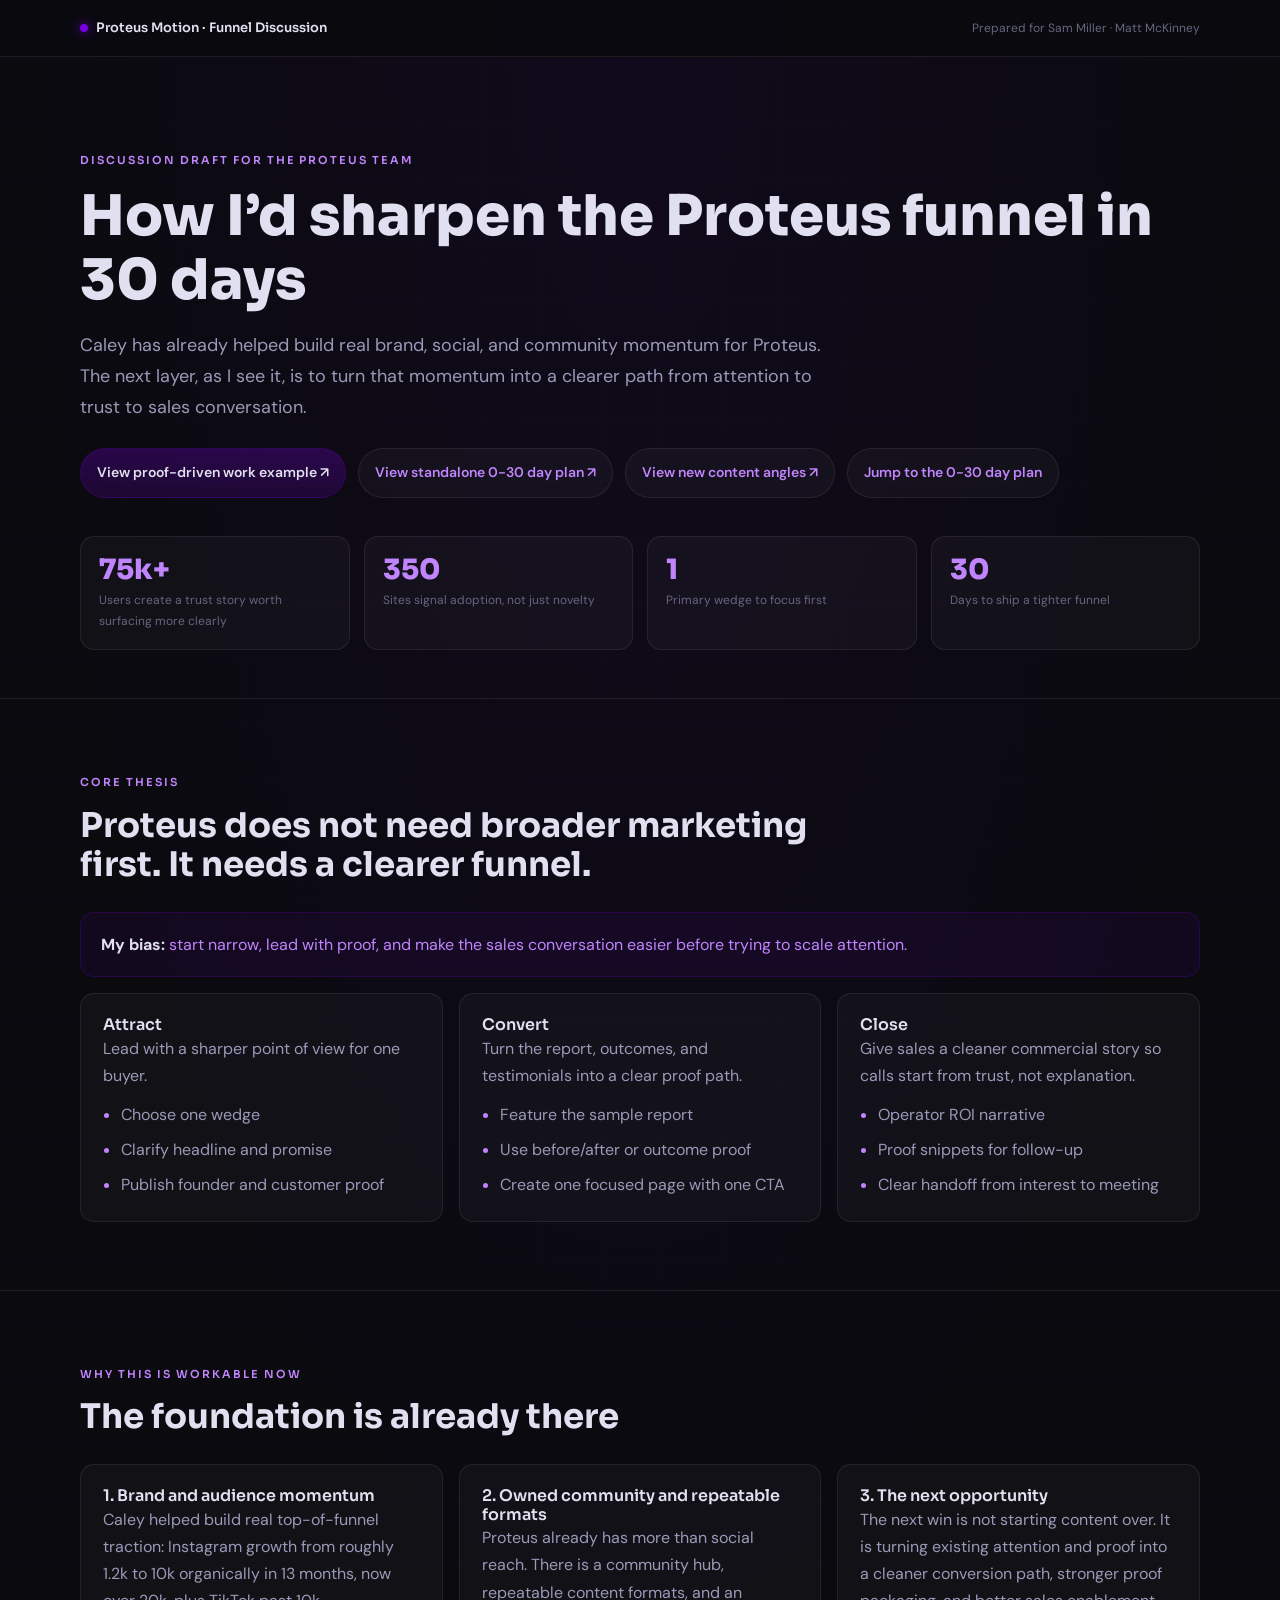
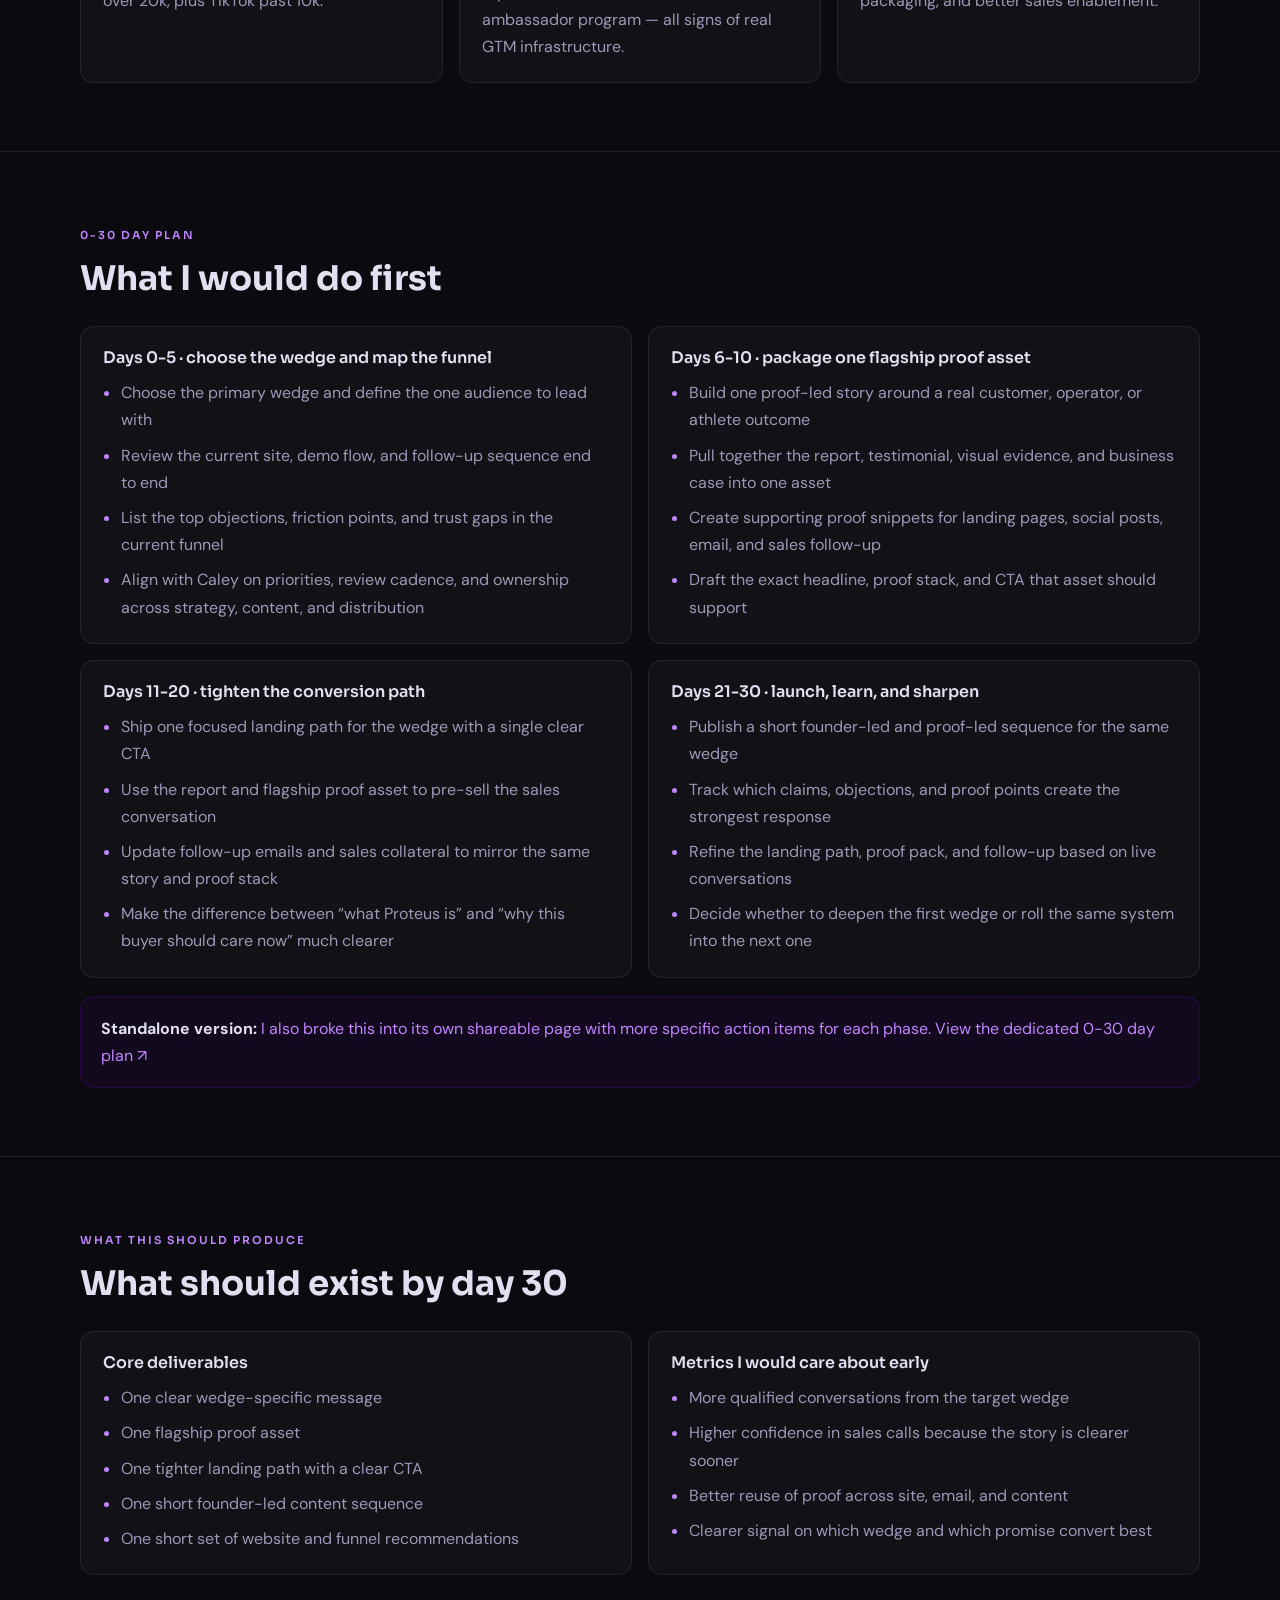
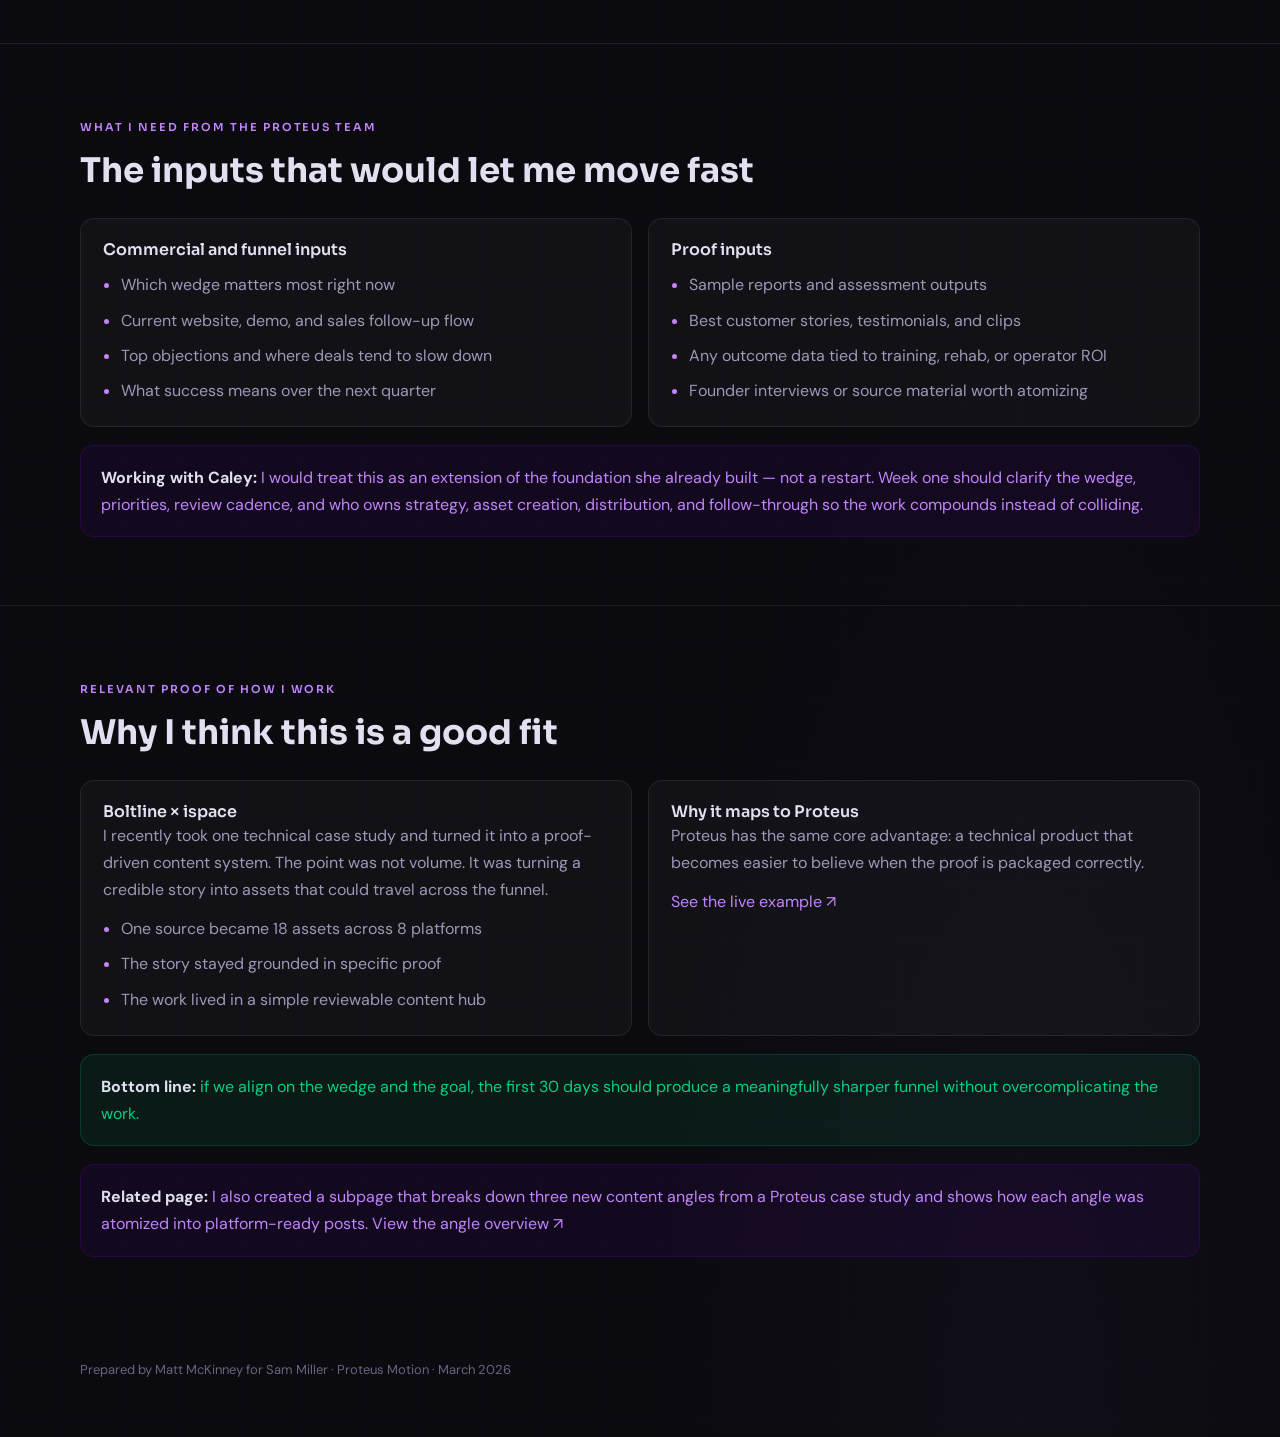
<file: index.html>
<!DOCTYPE html>
<html lang="en">
<head>
  <meta charset="UTF-8" />
  <meta name="viewport" content="width=device-width, initial-scale=1.0" />
  <title>Proteus Motion Funnel Plan · Matt McKinney</title>
  <meta name="description" content="A concise discussion draft for the Proteus team focused on funnel growth, proof packaging, and a practical day 0-30 action plan." />
  <link rel="icon" href="data:image/svg+xml,%3Csvg xmlns='http://www.w3.org/2000/svg' viewBox='0 0 100 100'%3E%3Ccircle cx='50' cy='50' r='44' fill='%237a00df'/%3E%3C/svg%3E" />
  <link rel="preconnect" href="https://fonts.googleapis.com" />
  <link rel="preconnect" href="https://fonts.gstatic.com" crossorigin />
  <link href="https://fonts.googleapis.com/css2?family=Sora:wght@300;400;500;600;700;800&family=DM+Sans:wght@300;400;500;600;700&display=swap" rel="stylesheet" />
  <link rel="stylesheet" href="styles.css" />
</head>
<body>
  <nav class="nav">
    <div class="container nav-inner">
      <div class="nav-logo"><span class="dot"></span> Proteus Motion · Funnel Discussion</div>
      <div class="nav-note">Prepared for Sam Miller · Matt McKinney</div>
    </div>
  </nav>

  <header class="hero">
    <div class="container">
      <div class="eyebrow">Discussion draft for the Proteus team</div>
      <h1>How I’d sharpen the Proteus funnel in 30 days</h1>
      <p class="sub">Caley has already helped build real brand, social, and community momentum for Proteus. The next layer, as I see it, is to turn that momentum into a clearer path from attention to trust to sales conversation.</p>

      <div class="hero-actions">
        <a class="btn primary" href="https://robroyhobbs.github.io/ispace-boltline-content-hub/" target="_blank" rel="noreferrer">View proof-driven work example ↗</a>
        <a class="btn secondary" href="plan.html">View standalone 0-30 day plan ↗</a>
        <a class="btn secondary" href="angles.html">View new content angles ↗</a>
        <a class="btn secondary" href="#plan">Jump to the 0-30 day plan</a>
      </div>

      <div class="stats">
        <div class="stat">
          <div class="stat-value">75k+</div>
          <div class="stat-label">Users create a trust story worth surfacing more clearly</div>
        </div>
        <div class="stat">
          <div class="stat-value">350</div>
          <div class="stat-label">Sites signal adoption, not just novelty</div>
        </div>
        <div class="stat">
          <div class="stat-value">1</div>
          <div class="stat-label">Primary wedge to focus first</div>
        </div>
        <div class="stat">
          <div class="stat-value">30</div>
          <div class="stat-label">Days to ship a tighter funnel</div>
        </div>
      </div>
    </div>
  </header>

  <section class="section" id="thesis">
    <div class="container">
      <div class="section-header">
        <div class="eyebrow">Core thesis</div>
        <h2>Proteus does not need broader marketing first. It needs a clearer funnel.</h2>
      </div>

      <div class="callout">
        <p><strong>My bias:</strong> start narrow, lead with proof, and make the sales conversation easier before trying to scale attention.</p>
      </div>

      <div class="grid three" style="margin-top:16px;">
        <div class="card">
          <h3>Attract</h3>
          <p>Lead with a sharper point of view for one buyer.</p>
          <ul class="checklist">
            <li>Choose one wedge</li>
            <li>Clarify headline and promise</li>
            <li>Publish founder and customer proof</li>
          </ul>
        </div>
        <div class="card">
          <h3>Convert</h3>
          <p>Turn the report, outcomes, and testimonials into a clear proof path.</p>
          <ul class="checklist">
            <li>Feature the sample report</li>
            <li>Use before/after or outcome proof</li>
            <li>Create one focused page with one CTA</li>
          </ul>
        </div>
        <div class="card">
          <h3>Close</h3>
          <p>Give sales a cleaner commercial story so calls start from trust, not explanation.</p>
          <ul class="checklist">
            <li>Operator ROI narrative</li>
            <li>Proof snippets for follow-up</li>
            <li>Clear handoff from interest to meeting</li>
          </ul>
        </div>
      </div>
    </div>
  </section>

  <section class="section" id="why-now">
    <div class="container">
      <div class="section-header">
        <div class="eyebrow">Why this is workable now</div>
        <h2>The foundation is already there</h2>
      </div>

      <div class="grid three">
        <div class="card">
          <h3>1. Brand and audience momentum</h3>
          <p>Caley helped build real top-of-funnel traction: Instagram growth from roughly 1.2k to 10k organically in 13 months, now over 20k, plus TikTok past 10k.</p>
        </div>
        <div class="card">
          <h3>2. Owned community and repeatable formats</h3>
          <p>Proteus already has more than social reach. There is a community hub, repeatable content formats, and an ambassador program — all signs of real GTM infrastructure.</p>
        </div>
        <div class="card">
          <h3>3. The next opportunity</h3>
          <p>The next win is not starting content over. It is turning existing attention and proof into a cleaner conversion path, stronger proof packaging, and better sales enablement.</p>
        </div>
      </div>
    </div>
  </section>

  <section class="section" id="plan">
    <div class="container">
      <div class="section-header">
        <div class="eyebrow">0-30 day plan</div>
        <h2>What I would do first</h2>
      </div>

      <div class="grid two">
        <div class="card">
          <h3>Days 0-5 · choose the wedge and map the funnel</h3>
          <ul class="checklist">
            <li>Choose the primary wedge and define the one audience to lead with</li>
            <li>Review the current site, demo flow, and follow-up sequence end to end</li>
            <li>List the top objections, friction points, and trust gaps in the current funnel</li>
            <li>Align with Caley on priorities, review cadence, and ownership across strategy, content, and distribution</li>
          </ul>
        </div>
        <div class="card">
          <h3>Days 6-10 · package one flagship proof asset</h3>
          <ul class="checklist">
            <li>Build one proof-led story around a real customer, operator, or athlete outcome</li>
            <li>Pull together the report, testimonial, visual evidence, and business case into one asset</li>
            <li>Create supporting proof snippets for landing pages, social posts, email, and sales follow-up</li>
            <li>Draft the exact headline, proof stack, and CTA that asset should support</li>
          </ul>
        </div>
        <div class="card">
          <h3>Days 11-20 · tighten the conversion path</h3>
          <ul class="checklist">
            <li>Ship one focused landing path for the wedge with a single clear CTA</li>
            <li>Use the report and flagship proof asset to pre-sell the sales conversation</li>
            <li>Update follow-up emails and sales collateral to mirror the same story and proof stack</li>
            <li>Make the difference between “what Proteus is” and “why this buyer should care now” much clearer</li>
          </ul>
        </div>
        <div class="card">
          <h3>Days 21-30 · launch, learn, and sharpen</h3>
          <ul class="checklist">
            <li>Publish a short founder-led and proof-led sequence for the same wedge</li>
            <li>Track which claims, objections, and proof points create the strongest response</li>
            <li>Refine the landing path, proof pack, and follow-up based on live conversations</li>
            <li>Decide whether to deepen the first wedge or roll the same system into the next one</li>
          </ul>
        </div>
      </div>

      <div class="callout" style="margin-top: 18px;">
        <p><strong>Standalone version:</strong> I also broke this into its own shareable page with more specific action items for each phase. <a href="plan.html">View the dedicated 0-30 day plan ↗</a></p>
      </div>
    </div>
  </section>

  <section class="section" id="deliverables">
    <div class="container">
      <div class="section-header">
        <div class="eyebrow">What this should produce</div>
        <h2>What should exist by day 30</h2>
      </div>

      <div class="grid two">
        <div class="card">
          <h3>Core deliverables</h3>
          <ul class="checklist">
            <li>One clear wedge-specific message</li>
            <li>One flagship proof asset</li>
            <li>One tighter landing path with a clear CTA</li>
            <li>One short founder-led content sequence</li>
            <li>One short set of website and funnel recommendations</li>
          </ul>
        </div>
        <div class="card">
          <h3>Metrics I would care about early</h3>
          <ul class="checklist">
            <li>More qualified conversations from the target wedge</li>
            <li>Higher confidence in sales calls because the story is clearer sooner</li>
            <li>Better reuse of proof across site, email, and content</li>
            <li>Clearer signal on which wedge and which promise convert best</li>
          </ul>
        </div>
      </div>
    </div>
  </section>

  <section class="section" id="needs">
    <div class="container">
      <div class="section-header">
        <div class="eyebrow">What I need from the Proteus team</div>
        <h2>The inputs that would let me move fast</h2>
      </div>

      <div class="grid two">
        <div class="card">
          <h3>Commercial and funnel inputs</h3>
          <ul class="checklist">
            <li>Which wedge matters most right now</li>
            <li>Current website, demo, and sales follow-up flow</li>
            <li>Top objections and where deals tend to slow down</li>
            <li>What success means over the next quarter</li>
          </ul>
        </div>
        <div class="card">
          <h3>Proof inputs</h3>
          <ul class="checklist">
            <li>Sample reports and assessment outputs</li>
            <li>Best customer stories, testimonials, and clips</li>
            <li>Any outcome data tied to training, rehab, or operator ROI</li>
            <li>Founder interviews or source material worth atomizing</li>
          </ul>
        </div>
      </div>

      <div class="callout" style="margin-top: 18px;">
        <p><strong>Working with Caley:</strong> I would treat this as an extension of the foundation she already built — not a restart. Week one should clarify the wedge, priorities, review cadence, and who owns strategy, asset creation, distribution, and follow-through so the work compounds instead of colliding.</p>
      </div>
    </div>
  </section>

  <section class="section" id="proof">
    <div class="container">
      <div class="section-header">
        <div class="eyebrow">Relevant proof of how I work</div>
        <h2>Why I think this is a good fit</h2>
      </div>

      <div class="grid two">
        <div class="card">
          <h3>Boltline × ispace</h3>
          <p>I recently took one technical case study and turned it into a proof-driven content system. The point was not volume. It was turning a credible story into assets that could travel across the funnel.</p>
          <ul class="checklist">
            <li>One source became 18 assets across 8 platforms</li>
            <li>The story stayed grounded in specific proof</li>
            <li>The work lived in a simple reviewable content hub</li>
          </ul>
        </div>
        <div class="card">
          <h3>Why it maps to Proteus</h3>
          <p>Proteus has the same core advantage: a technical product that becomes easier to believe when the proof is packaged correctly.</p>
          <p class="meta"><a href="https://robroyhobbs.github.io/ispace-boltline-content-hub/" target="_blank" rel="noreferrer">See the live example ↗</a></p>
        </div>
      </div>

      <div class="callout green" style="margin-top: 18px;">
        <p><strong>Bottom line:</strong> if we align on the wedge and the goal, the first 30 days should produce a meaningfully sharper funnel without overcomplicating the work.</p>
      </div>

      <div class="callout" style="margin-top: 18px;">
        <p><strong>Related page:</strong> I also created a subpage that breaks down three new content angles from a Proteus case study and shows how each angle was atomized into platform-ready posts. <a href="angles.html">View the angle overview ↗</a></p>
      </div>
    </div>
  </section>

  <footer class="footer">
    <div class="container">
      Prepared by Matt McKinney for Sam Miller · Proteus Motion · March 2026
    </div>
  </footer>
</body>
</html>
</file>
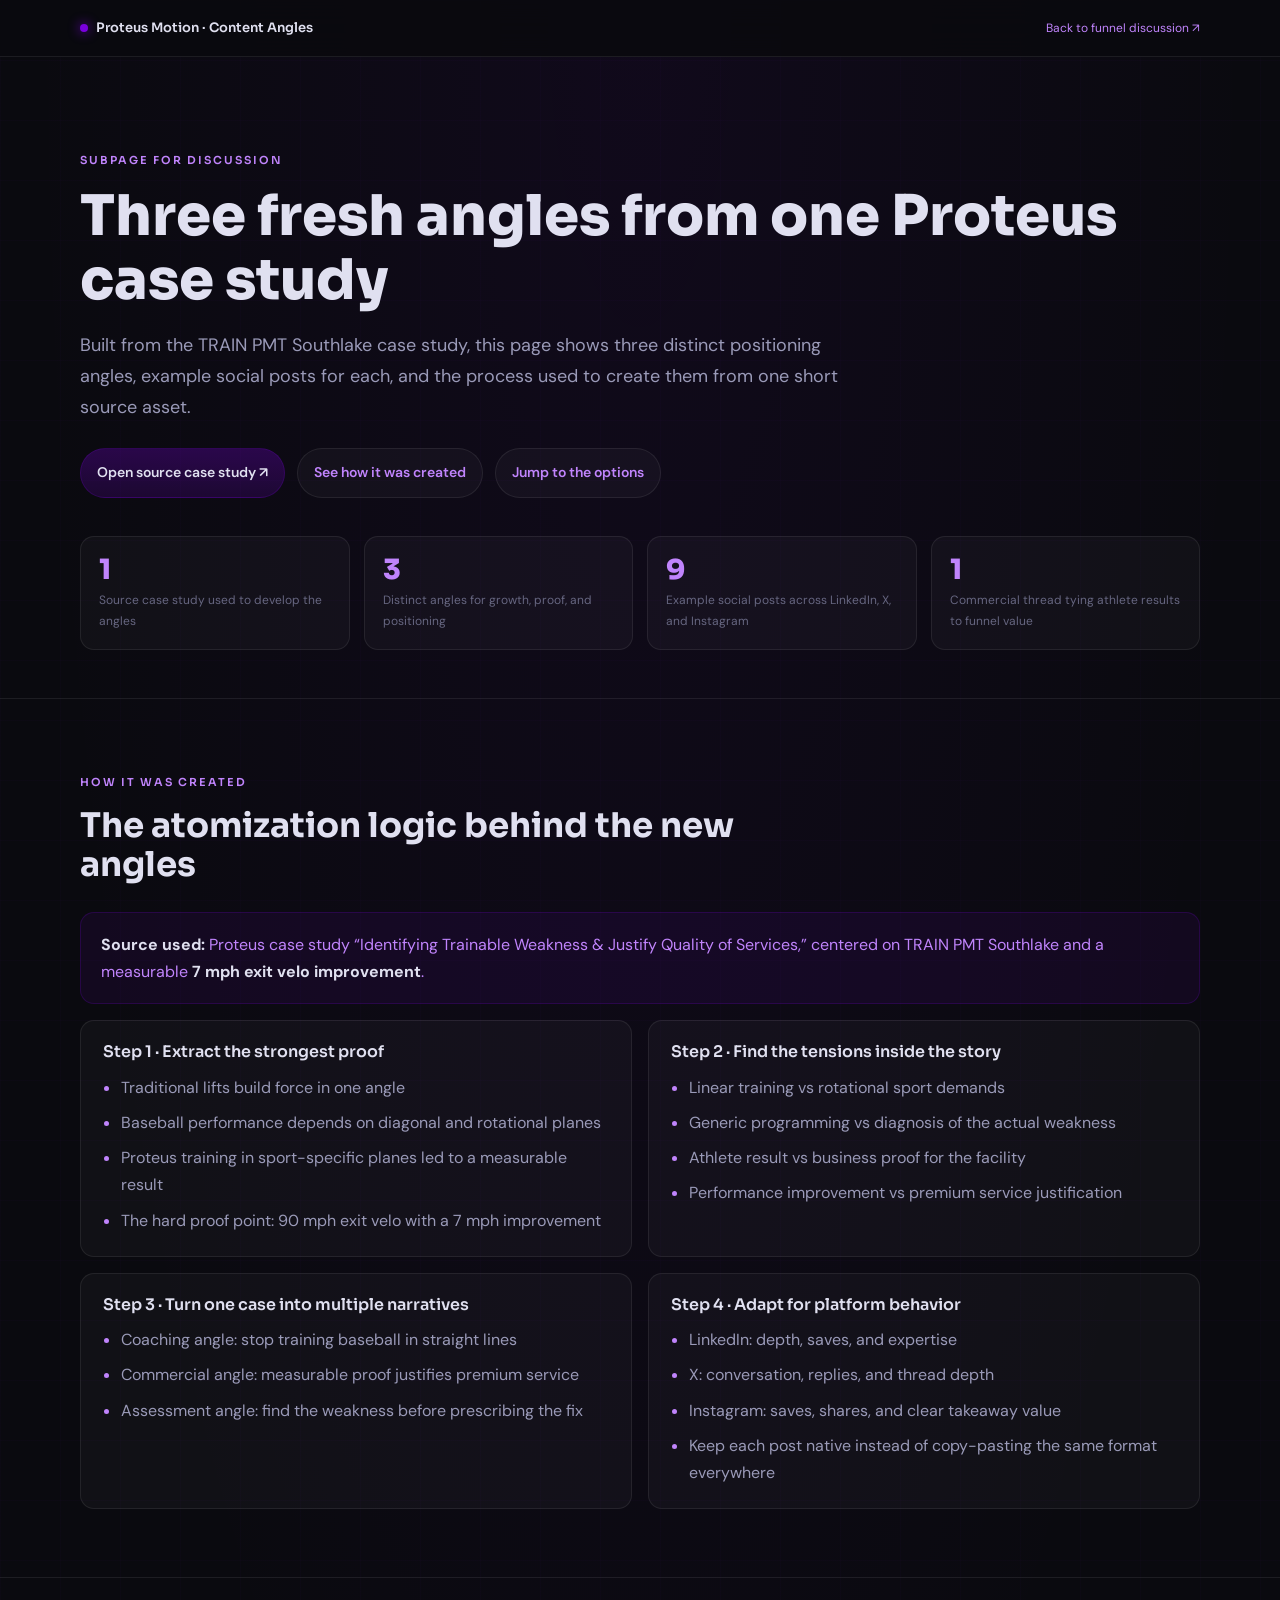
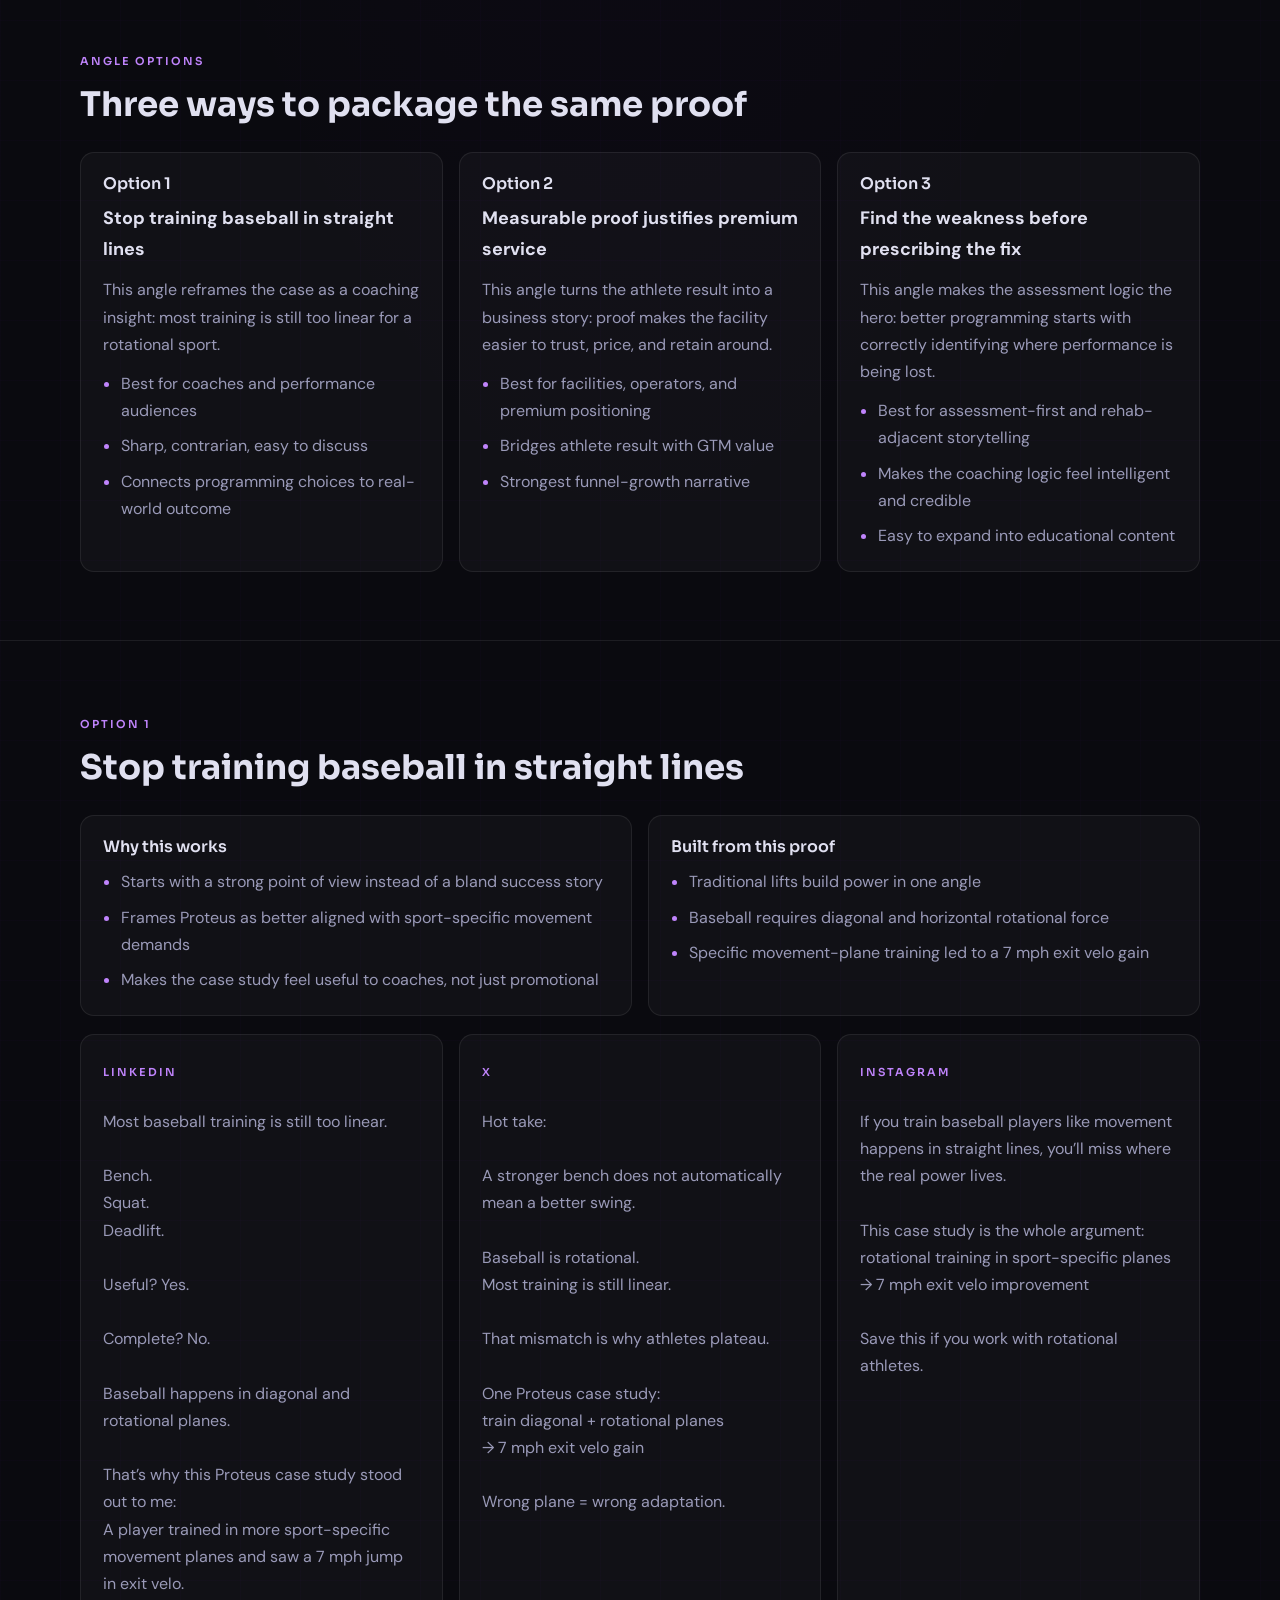
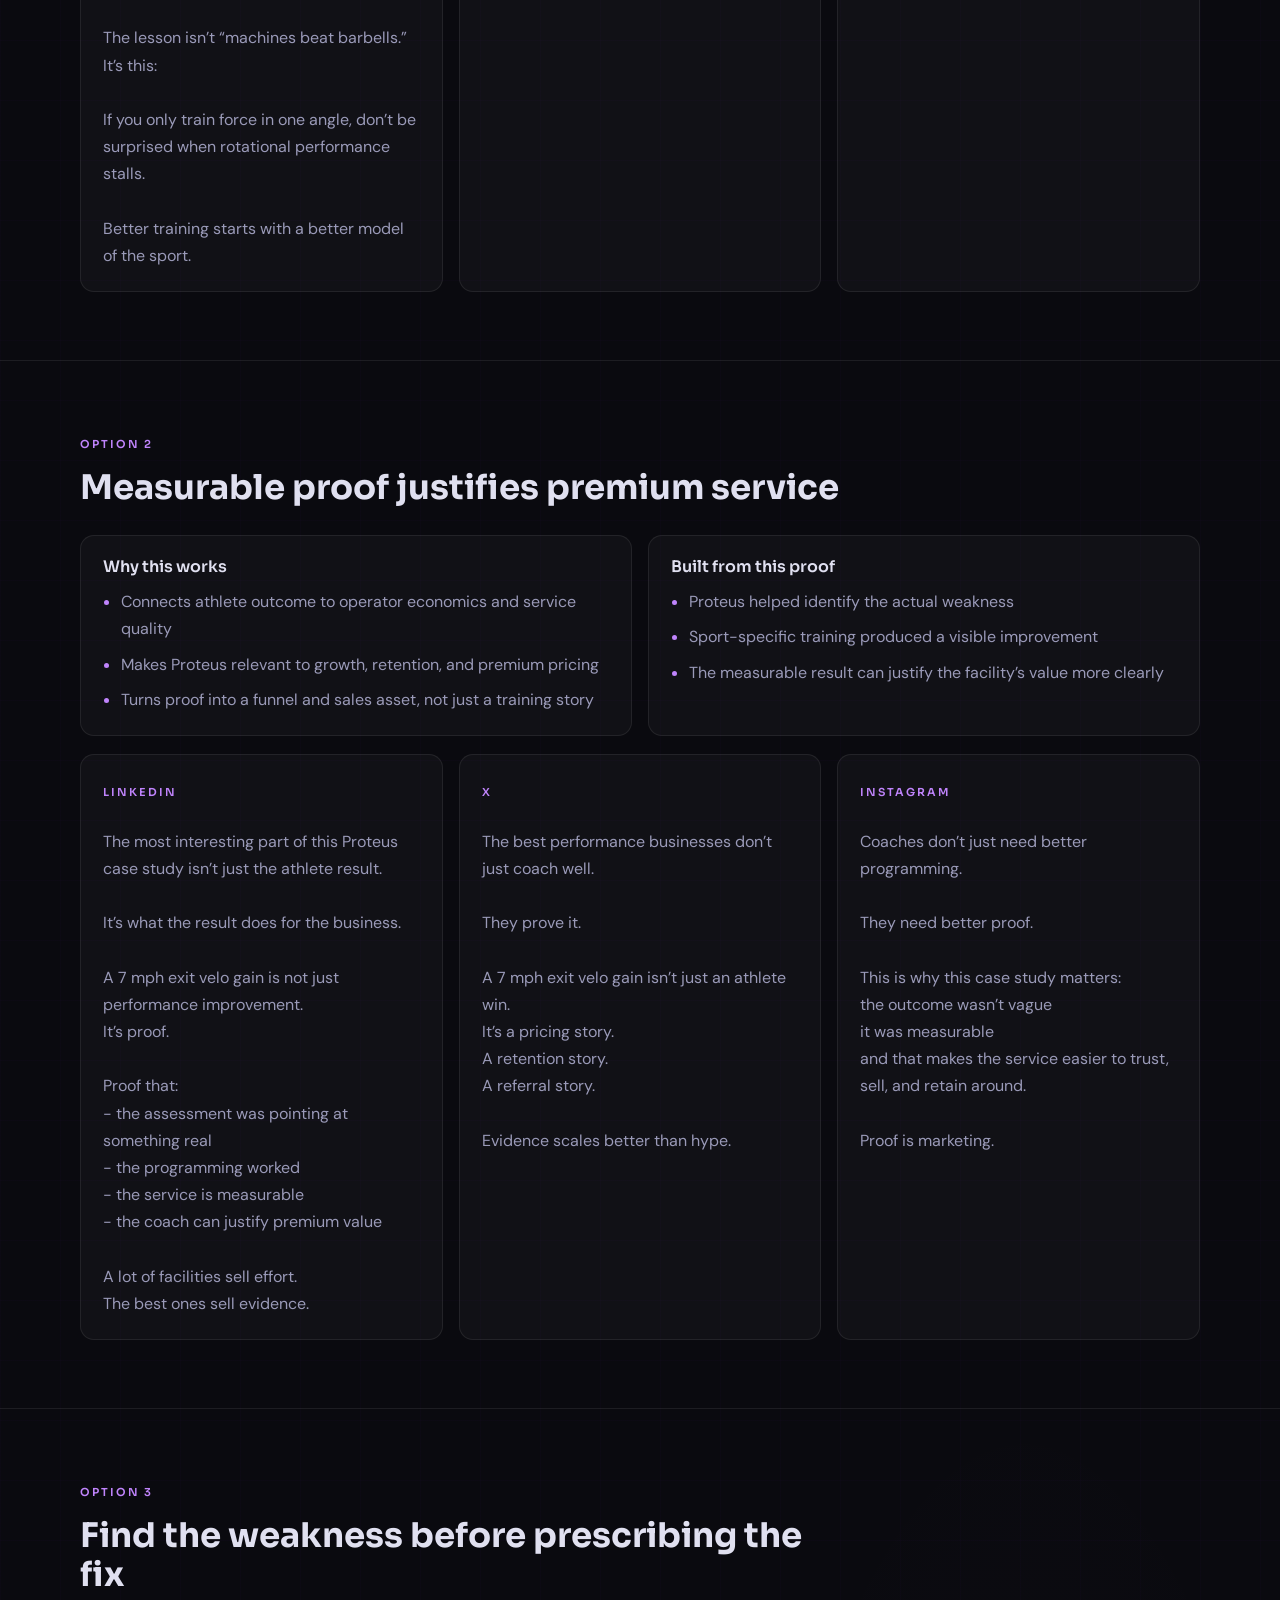
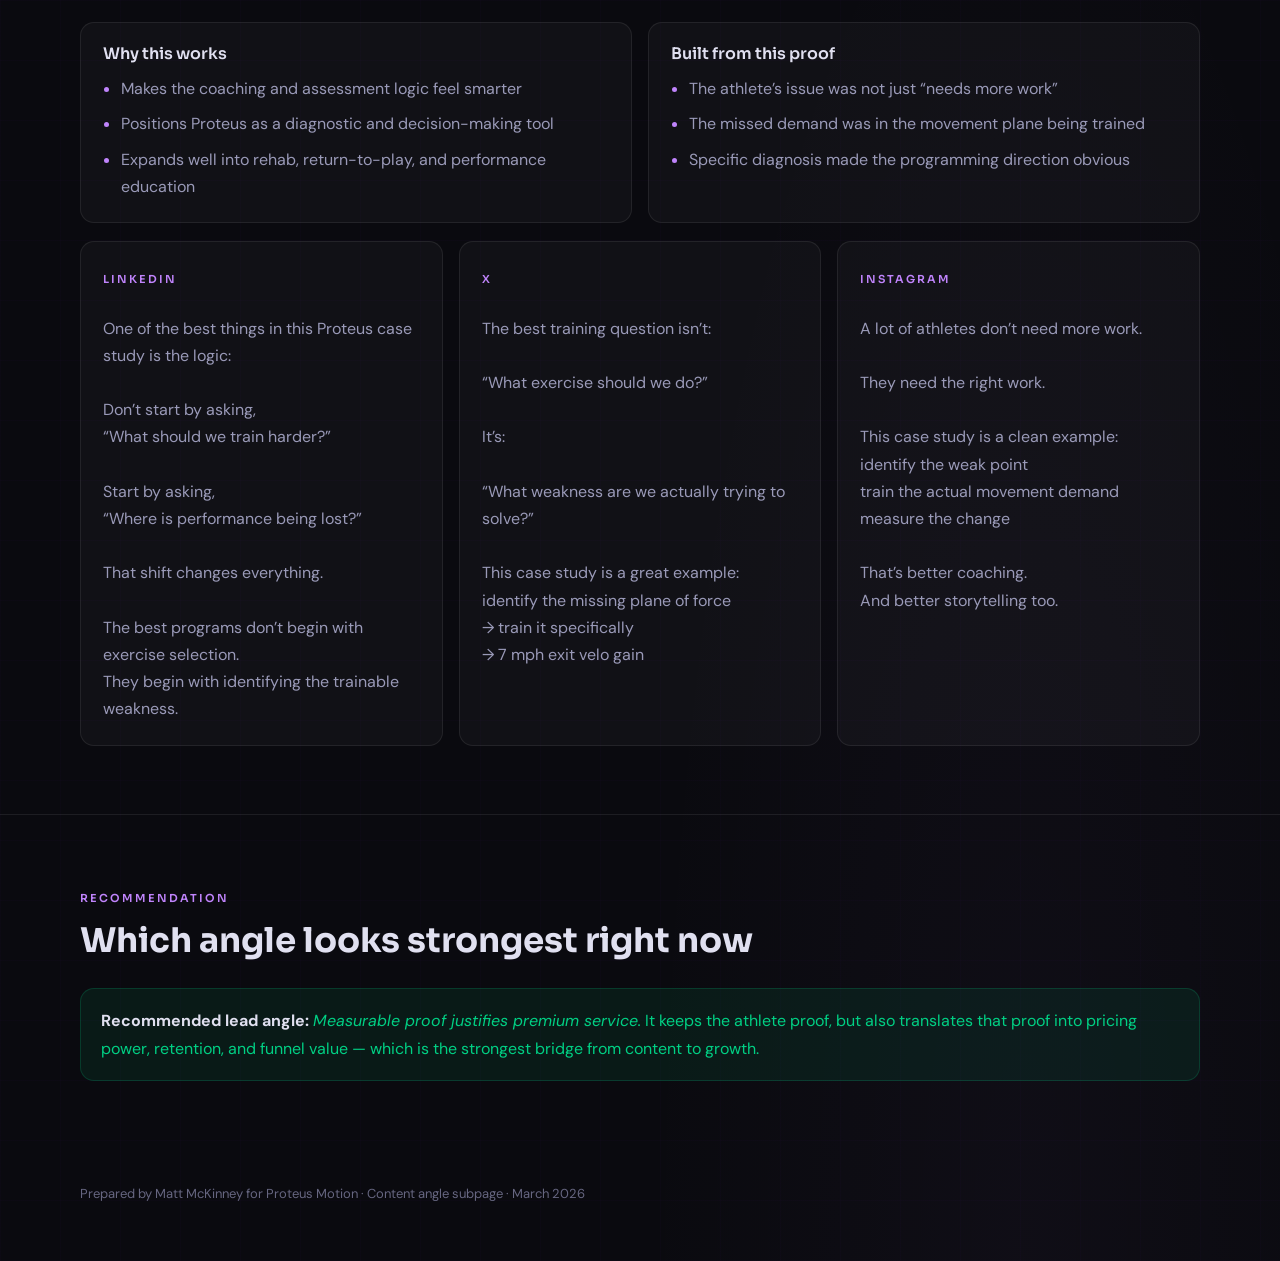
<file: angles.html>
<!DOCTYPE html>
<html lang="en">
<head>
  <meta charset="UTF-8" />
  <meta name="viewport" content="width=device-width, initial-scale=1.0" />
  <title>Proteus Motion Content Angles · Matt McKinney</title>
  <meta name="description" content="A Proteus Motion subpage outlining three fresh content angles derived from a short case study, with social post examples and the atomization process behind them." />
  <link rel="icon" href="data:image/svg+xml,%3Csvg xmlns='http://www.w3.org/2000/svg' viewBox='0 0 100 100'%3E%3Ccircle cx='50' cy='50' r='44' fill='%237a00df'/%3E%3C/svg%3E" />
  <link rel="preconnect" href="https://fonts.googleapis.com" />
  <link rel="preconnect" href="https://fonts.gstatic.com" crossorigin />
  <link href="https://fonts.googleapis.com/css2?family=Sora:wght@300;400;500;600;700;800&family=DM+Sans:wght@300;400;500;600;700&display=swap" rel="stylesheet" />
  <link rel="stylesheet" href="styles.css" />
</head>
<body>
  <nav class="nav">
    <div class="container nav-inner">
      <div class="nav-logo"><span class="dot"></span> Proteus Motion · Content Angles</div>
      <div class="nav-note"><a href="index.html">Back to funnel discussion ↗</a></div>
    </div>
  </nav>

  <header class="hero">
    <div class="container">
      <div class="eyebrow">Subpage for discussion</div>
      <h1>Three fresh angles from one Proteus case study</h1>
      <p class="sub">Built from the TRAIN PMT Southlake case study, this page shows three distinct positioning angles, example social posts for each, and the process used to create them from one short source asset.</p>

      <div class="hero-actions">
        <a class="btn primary" href="https://proteusmotion.com/case-studies/#identifying-trainable-weakness-justify-quality-of-services" target="_blank" rel="noreferrer">Open source case study ↗</a>
        <a class="btn secondary" href="#process">See how it was created</a>
        <a class="btn secondary" href="#angles">Jump to the options</a>
      </div>

      <div class="stats">
        <div class="stat">
          <div class="stat-value">1</div>
          <div class="stat-label">Source case study used to develop the angles</div>
        </div>
        <div class="stat">
          <div class="stat-value">3</div>
          <div class="stat-label">Distinct angles for growth, proof, and positioning</div>
        </div>
        <div class="stat">
          <div class="stat-value">9</div>
          <div class="stat-label">Example social posts across LinkedIn, X, and Instagram</div>
        </div>
        <div class="stat">
          <div class="stat-value">1</div>
          <div class="stat-label">Commercial thread tying athlete results to funnel value</div>
        </div>
      </div>
    </div>
  </header>

  <section class="section" id="process">
    <div class="container">
      <div class="section-header">
        <div class="eyebrow">How it was created</div>
        <h2>The atomization logic behind the new angles</h2>
      </div>

      <div class="callout">
        <p><strong>Source used:</strong> Proteus case study “Identifying Trainable Weakness &amp; Justify Quality of Services,” centered on TRAIN PMT Southlake and a measurable <strong>7 mph exit velo improvement</strong>.</p>
      </div>

      <div class="grid two" style="margin-top: 16px;">
        <div class="card">
          <h3>Step 1 · Extract the strongest proof</h3>
          <ul class="checklist">
            <li>Traditional lifts build force in one angle</li>
            <li>Baseball performance depends on diagonal and rotational planes</li>
            <li>Proteus training in sport-specific planes led to a measurable result</li>
            <li>The hard proof point: 90 mph exit velo with a 7 mph improvement</li>
          </ul>
        </div>
        <div class="card">
          <h3>Step 2 · Find the tensions inside the story</h3>
          <ul class="checklist">
            <li>Linear training vs rotational sport demands</li>
            <li>Generic programming vs diagnosis of the actual weakness</li>
            <li>Athlete result vs business proof for the facility</li>
            <li>Performance improvement vs premium service justification</li>
          </ul>
        </div>
        <div class="card">
          <h3>Step 3 · Turn one case into multiple narratives</h3>
          <ul class="checklist">
            <li>Coaching angle: stop training baseball in straight lines</li>
            <li>Commercial angle: measurable proof justifies premium service</li>
            <li>Assessment angle: find the weakness before prescribing the fix</li>
          </ul>
        </div>
        <div class="card">
          <h3>Step 4 · Adapt for platform behavior</h3>
          <ul class="checklist">
            <li>LinkedIn: depth, saves, and expertise</li>
            <li>X: conversation, replies, and thread depth</li>
            <li>Instagram: saves, shares, and clear takeaway value</li>
            <li>Keep each post native instead of copy-pasting the same format everywhere</li>
          </ul>
        </div>
      </div>
    </div>
  </section>

  <section class="section" id="angles">
    <div class="container">
      <div class="section-header">
        <div class="eyebrow">Angle options</div>
        <h2>Three ways to package the same proof</h2>
      </div>

      <div class="grid three">
        <div class="card">
          <h3>Option 1</h3>
          <p class="option-title">Stop training baseball in straight lines</p>
          <p>This angle reframes the case as a coaching insight: most training is still too linear for a rotational sport.</p>
          <ul class="checklist">
            <li>Best for coaches and performance audiences</li>
            <li>Sharp, contrarian, easy to discuss</li>
            <li>Connects programming choices to real-world outcome</li>
          </ul>
        </div>
        <div class="card">
          <h3>Option 2</h3>
          <p class="option-title">Measurable proof justifies premium service</p>
          <p>This angle turns the athlete result into a business story: proof makes the facility easier to trust, price, and retain around.</p>
          <ul class="checklist">
            <li>Best for facilities, operators, and premium positioning</li>
            <li>Bridges athlete result with GTM value</li>
            <li>Strongest funnel-growth narrative</li>
          </ul>
        </div>
        <div class="card">
          <h3>Option 3</h3>
          <p class="option-title">Find the weakness before prescribing the fix</p>
          <p>This angle makes the assessment logic the hero: better programming starts with correctly identifying where performance is being lost.</p>
          <ul class="checklist">
            <li>Best for assessment-first and rehab-adjacent storytelling</li>
            <li>Makes the coaching logic feel intelligent and credible</li>
            <li>Easy to expand into educational content</li>
          </ul>
        </div>
      </div>
    </div>
  </section>

  <section class="section" id="option-1">
    <div class="container">
      <div class="section-header">
        <div class="eyebrow">Option 1</div>
        <h2>Stop training baseball in straight lines</h2>
      </div>

      <div class="grid two">
        <div class="card">
          <h3>Why this works</h3>
          <ul class="checklist">
            <li>Starts with a strong point of view instead of a bland success story</li>
            <li>Frames Proteus as better aligned with sport-specific movement demands</li>
            <li>Makes the case study feel useful to coaches, not just promotional</li>
          </ul>
        </div>
        <div class="card">
          <h3>Built from this proof</h3>
          <ul class="checklist">
            <li>Traditional lifts build power in one angle</li>
            <li>Baseball requires diagonal and horizontal rotational force</li>
            <li>Specific movement-plane training led to a 7 mph exit velo gain</li>
          </ul>
        </div>
      </div>

      <div class="post-grid">
        <div class="post-card">
          <div class="eyebrow">LinkedIn</div>
          <pre class="copy">Most baseball training is still too linear.

Bench.
Squat.
Deadlift.

Useful? Yes.

Complete? No.

Baseball happens in diagonal and rotational planes.

That’s why this Proteus case study stood out to me:
A player trained in more sport-specific movement planes and saw a 7 mph jump in exit velo.

The lesson isn’t “machines beat barbells.”
It’s this:

If you only train force in one angle, don’t be surprised when rotational performance stalls.

Better training starts with a better model of the sport.</pre>
        </div>
        <div class="post-card">
          <div class="eyebrow">X</div>
          <pre class="copy">Hot take:

A stronger bench does not automatically mean a better swing.

Baseball is rotational.
Most training is still linear.

That mismatch is why athletes plateau.

One Proteus case study:
train diagonal + rotational planes
→ 7 mph exit velo gain

Wrong plane = wrong adaptation.</pre>
        </div>
        <div class="post-card">
          <div class="eyebrow">Instagram</div>
          <pre class="copy">If you train baseball players like movement happens in straight lines, you’ll miss where the real power lives.

This case study is the whole argument:
rotational training in sport-specific planes
→ 7 mph exit velo improvement

Save this if you work with rotational athletes.</pre>
        </div>
      </div>
    </div>
  </section>

  <section class="section" id="option-2">
    <div class="container">
      <div class="section-header">
        <div class="eyebrow">Option 2</div>
        <h2>Measurable proof justifies premium service</h2>
      </div>

      <div class="grid two">
        <div class="card">
          <h3>Why this works</h3>
          <ul class="checklist">
            <li>Connects athlete outcome to operator economics and service quality</li>
            <li>Makes Proteus relevant to growth, retention, and premium pricing</li>
            <li>Turns proof into a funnel and sales asset, not just a training story</li>
          </ul>
        </div>
        <div class="card">
          <h3>Built from this proof</h3>
          <ul class="checklist">
            <li>Proteus helped identify the actual weakness</li>
            <li>Sport-specific training produced a visible improvement</li>
            <li>The measurable result can justify the facility’s value more clearly</li>
          </ul>
        </div>
      </div>

      <div class="post-grid">
        <div class="post-card">
          <div class="eyebrow">LinkedIn</div>
          <pre class="copy">The most interesting part of this Proteus case study isn’t just the athlete result.

It’s what the result does for the business.

A 7 mph exit velo gain is not just performance improvement.
It’s proof.

Proof that:
- the assessment was pointing at something real
- the programming worked
- the service is measurable
- the coach can justify premium value

A lot of facilities sell effort.
The best ones sell evidence.</pre>
        </div>
        <div class="post-card">
          <div class="eyebrow">X</div>
          <pre class="copy">The best performance businesses don’t just coach well.

They prove it.

A 7 mph exit velo gain isn’t just an athlete win.
It’s a pricing story.
A retention story.
A referral story.

Evidence scales better than hype.</pre>
        </div>
        <div class="post-card">
          <div class="eyebrow">Instagram</div>
          <pre class="copy">Coaches don’t just need better programming.

They need better proof.

This is why this case study matters:
the outcome wasn’t vague
it was measurable
and that makes the service easier to trust, sell, and retain around.

Proof is marketing.</pre>
        </div>
      </div>
    </div>
  </section>

  <section class="section" id="option-3">
    <div class="container">
      <div class="section-header">
        <div class="eyebrow">Option 3</div>
        <h2>Find the weakness before prescribing the fix</h2>
      </div>

      <div class="grid two">
        <div class="card">
          <h3>Why this works</h3>
          <ul class="checklist">
            <li>Makes the coaching and assessment logic feel smarter</li>
            <li>Positions Proteus as a diagnostic and decision-making tool</li>
            <li>Expands well into rehab, return-to-play, and performance education</li>
          </ul>
        </div>
        <div class="card">
          <h3>Built from this proof</h3>
          <ul class="checklist">
            <li>The athlete’s issue was not just “needs more work”</li>
            <li>The missed demand was in the movement plane being trained</li>
            <li>Specific diagnosis made the programming direction obvious</li>
          </ul>
        </div>
      </div>

      <div class="post-grid">
        <div class="post-card">
          <div class="eyebrow">LinkedIn</div>
          <pre class="copy">One of the best things in this Proteus case study is the logic:

Don’t start by asking,
“What should we train harder?”

Start by asking,
“Where is performance being lost?”

That shift changes everything.

The best programs don’t begin with exercise selection.
They begin with identifying the trainable weakness.</pre>
        </div>
        <div class="post-card">
          <div class="eyebrow">X</div>
          <pre class="copy">The best training question isn’t:

“What exercise should we do?”

It’s:

“What weakness are we actually trying to solve?”

This case study is a great example:
identify the missing plane of force
→ train it specifically
→ 7 mph exit velo gain</pre>
        </div>
        <div class="post-card">
          <div class="eyebrow">Instagram</div>
          <pre class="copy">A lot of athletes don’t need more work.

They need the right work.

This case study is a clean example:
identify the weak point
train the actual movement demand
measure the change

That’s better coaching.
And better storytelling too.</pre>
        </div>
      </div>
    </div>
  </section>

  <section class="section" id="recommendation">
    <div class="container">
      <div class="section-header">
        <div class="eyebrow">Recommendation</div>
        <h2>Which angle looks strongest right now</h2>
      </div>

      <div class="callout green">
        <p><strong>Recommended lead angle:</strong> <em>Measurable proof justifies premium service.</em> It keeps the athlete proof, but also translates that proof into pricing power, retention, and funnel value — which is the strongest bridge from content to growth.</p>
      </div>
    </div>
  </section>

  <footer class="footer">
    <div class="container">
      Prepared by Matt McKinney for Proteus Motion · Content angle subpage · March 2026
    </div>
  </footer>
</body>
</html>
</file>
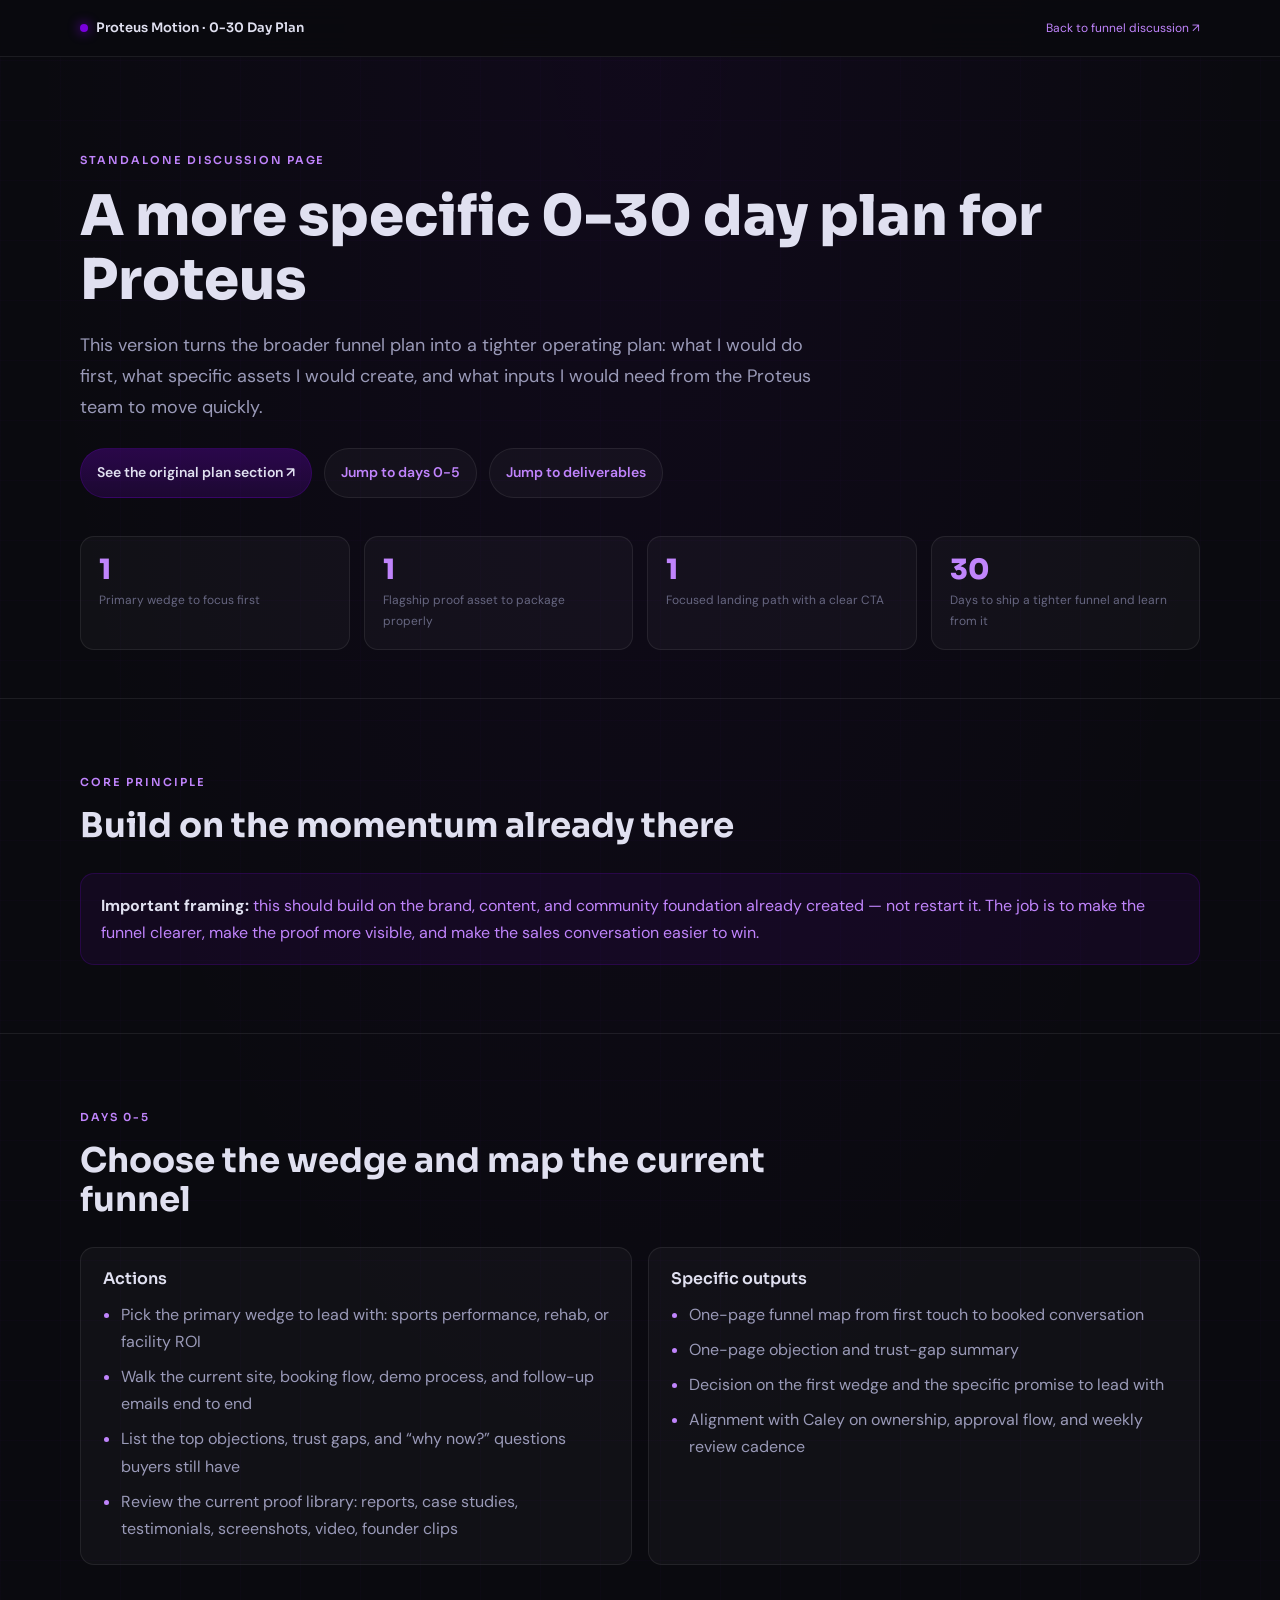
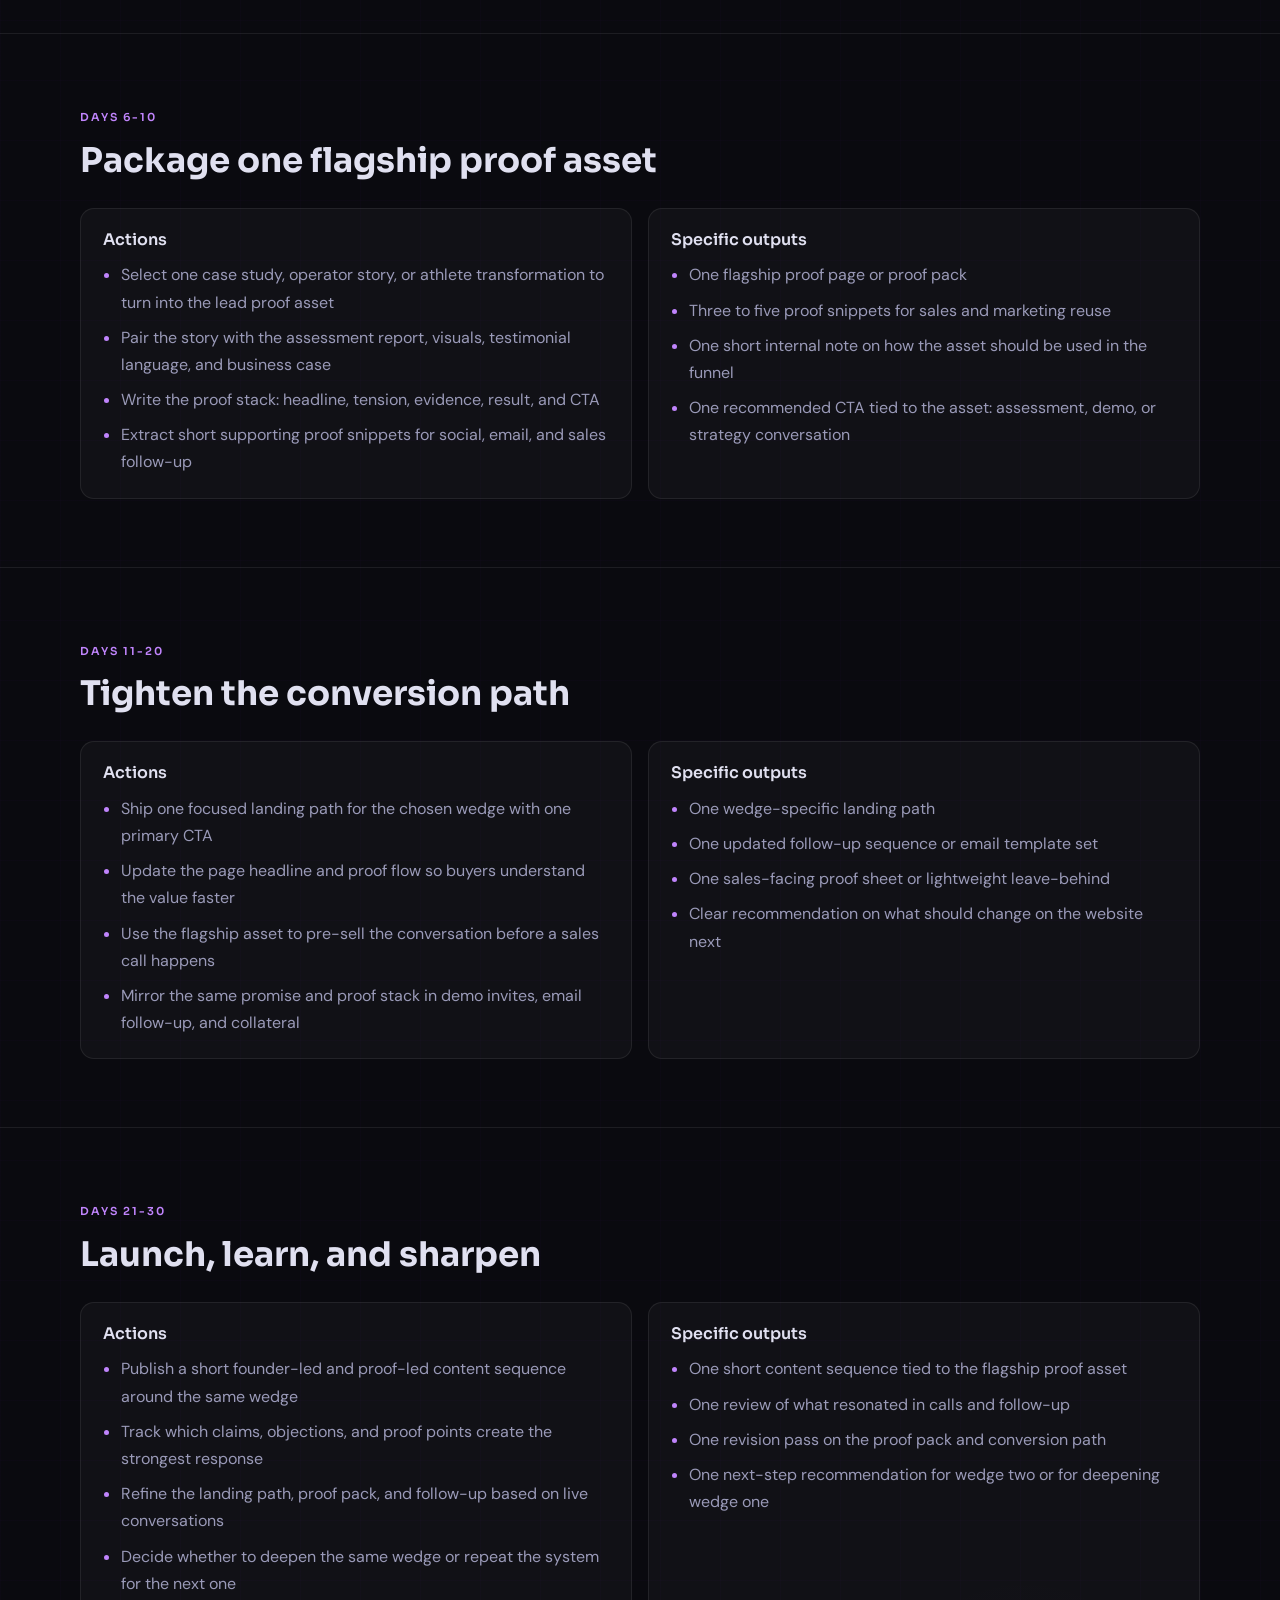
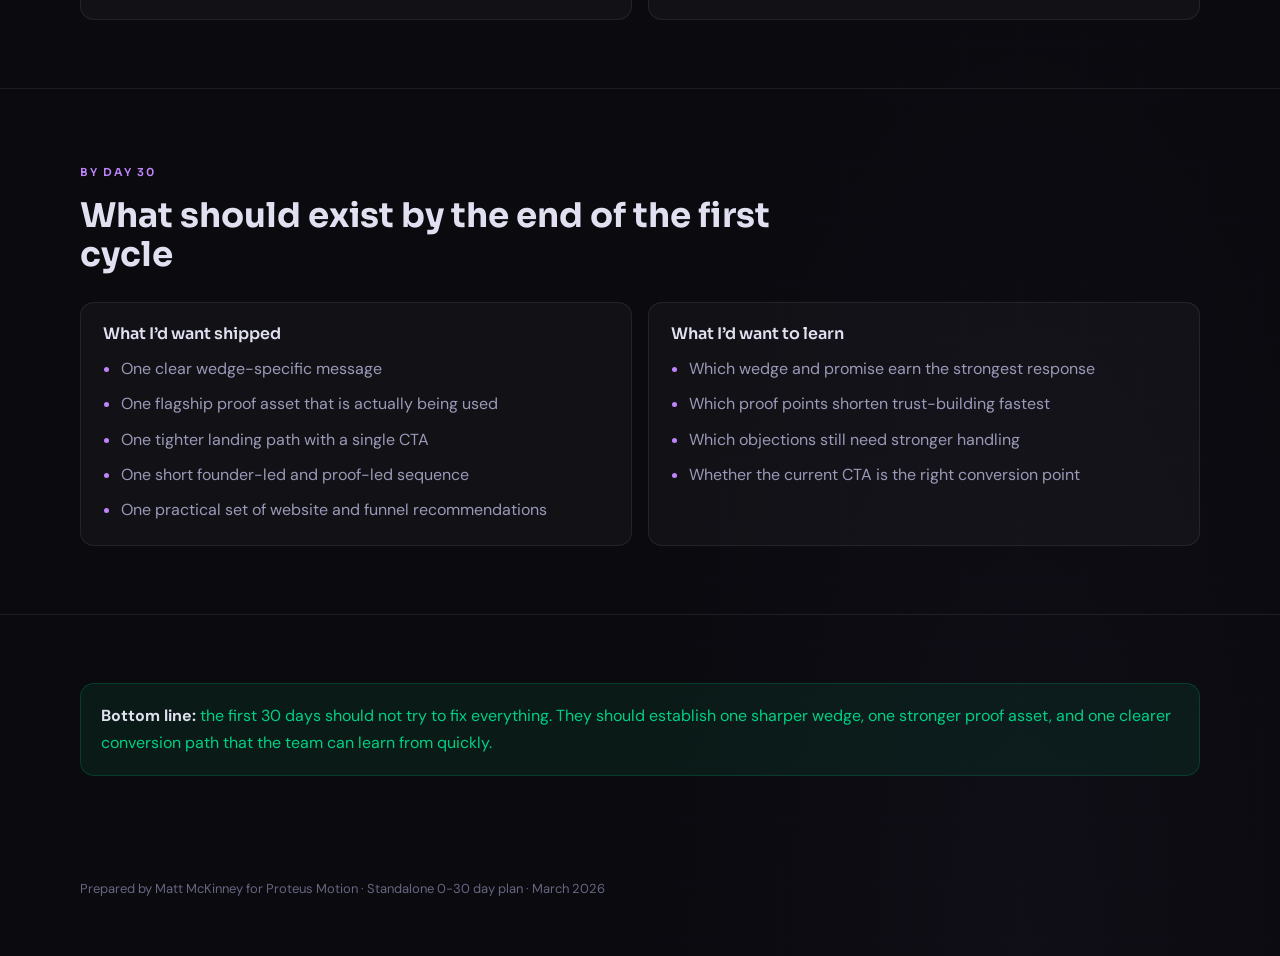
<file: plan.html>
<!DOCTYPE html>
<html lang="en">
<head>
  <meta charset="UTF-8" />
  <meta name="viewport" content="width=device-width, initial-scale=1.0" />
  <title>Proteus Motion 0-30 Day Plan · Matt McKinney</title>
  <meta name="description" content="A standalone 0-30 day plan for sharpening the Proteus funnel, with more specific action items for positioning, proof, and conversion." />
  <link rel="icon" href="data:image/svg+xml,%3Csvg xmlns='http://www.w3.org/2000/svg' viewBox='0 0 100 100'%3E%3Ccircle cx='50' cy='50' r='44' fill='%237a00df'/%3E%3C/svg%3E" />
  <link rel="preconnect" href="https://fonts.googleapis.com" />
  <link rel="preconnect" href="https://fonts.gstatic.com" crossorigin />
  <link href="https://fonts.googleapis.com/css2?family=Sora:wght@300;400;500;600;700;800&family=DM+Sans:wght@300;400;500;600;700&display=swap" rel="stylesheet" />
  <link rel="stylesheet" href="styles.css" />
</head>
<body>
  <nav class="nav">
    <div class="container nav-inner">
      <div class="nav-logo"><span class="dot"></span> Proteus Motion · 0-30 Day Plan</div>
      <div class="nav-note"><a href="index.html">Back to funnel discussion ↗</a></div>
    </div>
  </nav>

  <header class="hero">
    <div class="container">
      <div class="eyebrow">Standalone discussion page</div>
      <h1>A more specific 0-30 day plan for Proteus</h1>
      <p class="sub">This version turns the broader funnel plan into a tighter operating plan: what I would do first, what specific assets I would create, and what inputs I would need from the Proteus team to move quickly.</p>

      <div class="hero-actions">
        <a class="btn primary" href="index.html#plan">See the original plan section ↗</a>
        <a class="btn secondary" href="#days-0-5">Jump to days 0-5</a>
        <a class="btn secondary" href="#deliverables">Jump to deliverables</a>
      </div>

      <div class="stats">
        <div class="stat">
          <div class="stat-value">1</div>
          <div class="stat-label">Primary wedge to focus first</div>
        </div>
        <div class="stat">
          <div class="stat-value">1</div>
          <div class="stat-label">Flagship proof asset to package properly</div>
        </div>
        <div class="stat">
          <div class="stat-value">1</div>
          <div class="stat-label">Focused landing path with a clear CTA</div>
        </div>
        <div class="stat">
          <div class="stat-value">30</div>
          <div class="stat-label">Days to ship a tighter funnel and learn from it</div>
        </div>
      </div>
    </div>
  </header>

  <section class="section">
    <div class="container">
      <div class="section-header">
        <div class="eyebrow">Core principle</div>
        <h2>Build on the momentum already there</h2>
      </div>

      <div class="callout">
        <p><strong>Important framing:</strong> this should build on the brand, content, and community foundation already created — not restart it. The job is to make the funnel clearer, make the proof more visible, and make the sales conversation easier to win.</p>
      </div>
    </div>
  </section>

  <section class="section" id="days-0-5">
    <div class="container">
      <div class="section-header">
        <div class="eyebrow">Days 0-5</div>
        <h2>Choose the wedge and map the current funnel</h2>
      </div>

      <div class="grid two">
        <div class="card">
          <h3>Actions</h3>
          <ul class="checklist">
            <li>Pick the primary wedge to lead with: sports performance, rehab, or facility ROI</li>
            <li>Walk the current site, booking flow, demo process, and follow-up emails end to end</li>
            <li>List the top objections, trust gaps, and “why now?” questions buyers still have</li>
            <li>Review the current proof library: reports, case studies, testimonials, screenshots, video, founder clips</li>
          </ul>
        </div>
        <div class="card">
          <h3>Specific outputs</h3>
          <ul class="checklist">
            <li>One-page funnel map from first touch to booked conversation</li>
            <li>One-page objection and trust-gap summary</li>
            <li>Decision on the first wedge and the specific promise to lead with</li>
            <li>Alignment with Caley on ownership, approval flow, and weekly review cadence</li>
          </ul>
        </div>
      </div>
    </div>
  </section>

  <section class="section" id="days-6-10">
    <div class="container">
      <div class="section-header">
        <div class="eyebrow">Days 6-10</div>
        <h2>Package one flagship proof asset</h2>
      </div>

      <div class="grid two">
        <div class="card">
          <h3>Actions</h3>
          <ul class="checklist">
            <li>Select one case study, operator story, or athlete transformation to turn into the lead proof asset</li>
            <li>Pair the story with the assessment report, visuals, testimonial language, and business case</li>
            <li>Write the proof stack: headline, tension, evidence, result, and CTA</li>
            <li>Extract short supporting proof snippets for social, email, and sales follow-up</li>
          </ul>
        </div>
        <div class="card">
          <h3>Specific outputs</h3>
          <ul class="checklist">
            <li>One flagship proof page or proof pack</li>
            <li>Three to five proof snippets for sales and marketing reuse</li>
            <li>One short internal note on how the asset should be used in the funnel</li>
            <li>One recommended CTA tied to the asset: assessment, demo, or strategy conversation</li>
          </ul>
        </div>
      </div>
    </div>
  </section>

  <section class="section" id="days-11-20">
    <div class="container">
      <div class="section-header">
        <div class="eyebrow">Days 11-20</div>
        <h2>Tighten the conversion path</h2>
      </div>

      <div class="grid two">
        <div class="card">
          <h3>Actions</h3>
          <ul class="checklist">
            <li>Ship one focused landing path for the chosen wedge with one primary CTA</li>
            <li>Update the page headline and proof flow so buyers understand the value faster</li>
            <li>Use the flagship asset to pre-sell the conversation before a sales call happens</li>
            <li>Mirror the same promise and proof stack in demo invites, email follow-up, and collateral</li>
          </ul>
        </div>
        <div class="card">
          <h3>Specific outputs</h3>
          <ul class="checklist">
            <li>One wedge-specific landing path</li>
            <li>One updated follow-up sequence or email template set</li>
            <li>One sales-facing proof sheet or lightweight leave-behind</li>
            <li>Clear recommendation on what should change on the website next</li>
          </ul>
        </div>
      </div>
    </div>
  </section>

  <section class="section" id="days-21-30">
    <div class="container">
      <div class="section-header">
        <div class="eyebrow">Days 21-30</div>
        <h2>Launch, learn, and sharpen</h2>
      </div>

      <div class="grid two">
        <div class="card">
          <h3>Actions</h3>
          <ul class="checklist">
            <li>Publish a short founder-led and proof-led content sequence around the same wedge</li>
            <li>Track which claims, objections, and proof points create the strongest response</li>
            <li>Refine the landing path, proof pack, and follow-up based on live conversations</li>
            <li>Decide whether to deepen the same wedge or repeat the system for the next one</li>
          </ul>
        </div>
        <div class="card">
          <h3>Specific outputs</h3>
          <ul class="checklist">
            <li>One short content sequence tied to the flagship proof asset</li>
            <li>One review of what resonated in calls and follow-up</li>
            <li>One revision pass on the proof pack and conversion path</li>
            <li>One next-step recommendation for wedge two or for deepening wedge one</li>
          </ul>
        </div>
      </div>
    </div>
  </section>

  <section class="section" id="deliverables">
    <div class="container">
      <div class="section-header">
        <div class="eyebrow">By day 30</div>
        <h2>What should exist by the end of the first cycle</h2>
      </div>

      <div class="grid two">
        <div class="card">
          <h3>What I’d want shipped</h3>
          <ul class="checklist">
            <li>One clear wedge-specific message</li>
            <li>One flagship proof asset that is actually being used</li>
            <li>One tighter landing path with a single CTA</li>
            <li>One short founder-led and proof-led sequence</li>
            <li>One practical set of website and funnel recommendations</li>
          </ul>
        </div>
        <div class="card">
          <h3>What I’d want to learn</h3>
          <ul class="checklist">
            <li>Which wedge and promise earn the strongest response</li>
            <li>Which proof points shorten trust-building fastest</li>
            <li>Which objections still need stronger handling</li>
            <li>Whether the current CTA is the right conversion point</li>
          </ul>
        </div>
      </div>
    </div>
  </section>

  <section class="section">
    <div class="container">
      <div class="callout green">
        <p><strong>Bottom line:</strong> the first 30 days should not try to fix everything. They should establish one sharper wedge, one stronger proof asset, and one clearer conversion path that the team can learn from quickly.</p>
      </div>
    </div>
  </section>

  <footer class="footer">
    <div class="container">
      Prepared by Matt McKinney for Proteus Motion · Standalone 0-30 day plan · March 2026
    </div>
  </footer>
</body>
</html>
</file>
<file: styles.css>
:root {
  --bg: #0a0a0f;
  --sf: rgba(255,255,255,.03);
  --sf2: rgba(255,255,255,.06);
  --bd: rgba(255,255,255,.08);
  --bd2: rgba(255,255,255,.13);
  --tx: #e0e0f0;
  --dim: #9a9ab8;
  --mut: #666680;
  --ac: #7a00df;
  --acg: rgba(122,0,223,.08);
  --ac2: rgba(122,0,223,.2);
  --acl: #c084fc;
  --gn: #00d084;
  --gng: rgba(0,208,132,.08);
  --gn2: rgba(0,208,132,.18);
  --am: #f59e0b;
  --amg: rgba(245,158,11,.08);
  --am2: rgba(245,158,11,.18);
  --r: 14px;
  --r2: 10px;
}

*, *::before, *::after { box-sizing: border-box; }
html { scroll-behavior: smooth; }
body {
  margin: 0;
  min-height: 100vh;
  background: var(--bg);
  color: var(--tx);
  font-family: 'DM Sans', system-ui, sans-serif;
  line-height: 1.7;
  background-image:
    radial-gradient(ellipse 80% 60% at 50% 0%, rgba(122,0,223,.06) 0%, transparent 60%),
    radial-gradient(ellipse 60% 50% at 80% 100%, rgba(192,132,252,.03) 0%, transparent 50%),
    linear-gradient(rgba(122,0,223,.018) 1px, transparent 1px),
    linear-gradient(90deg, rgba(122,0,223,.018) 1px, transparent 1px);
  background-size: 100% 100%, 100% 100%, 60px 60px, 60px 60px;
}

a { color: var(--acl); text-decoration: none; }
a:hover { opacity: .88; }
p { color: var(--dim); margin: 0; }
strong { color: var(--tx); }
ul { margin: 0; padding-left: 18px; color: var(--dim); }
li + li { margin-top: 8px; }

h1, h2, h3 {
  margin: 0;
  font-family: 'Sora', sans-serif;
  color: var(--tx);
  line-height: 1.15;
}

h1 { font-size: clamp(34px, 5vw, 56px); font-weight: 800; }
h2 { font-size: clamp(22px, 3vw, 34px); font-weight: 700; }
h3 { font-size: 16px; font-weight: 600; }

.container { width: min(1120px, calc(100% - 40px)); margin: 0 auto; }
.nav {
  position: sticky;
  top: 0;
  z-index: 10;
  backdrop-filter: blur(16px);
  background: rgba(10,10,15,.92);
  border-bottom: 1px solid var(--bd);
}
.nav-inner {
  height: 56px;
  display: flex;
  align-items: center;
  justify-content: space-between;
  gap: 16px;
}
.nav-logo {
  display: inline-flex;
  align-items: center;
  gap: 8px;
  font-family: 'Sora', sans-serif;
  font-size: 13px;
  font-weight: 600;
  color: var(--tx);
}
.dot {
  width: 8px;
  height: 8px;
  border-radius: 999px;
  background: var(--ac);
  box-shadow: 0 0 12px var(--ac);
}
.nav-note {
  font-size: 12px;
  color: var(--mut);
}

.hero {
  padding: 88px 0 48px;
}
.eyebrow {
  display: inline-block;
  margin-bottom: 14px;
  font-family: 'Sora', sans-serif;
  font-size: 11px;
  font-weight: 600;
  letter-spacing: .18em;
  text-transform: uppercase;
  color: var(--acl);
}
.sub {
  max-width: 760px;
  margin-top: 18px;
  font-size: 18px;
}
.hero-actions {
  display: flex;
  flex-wrap: wrap;
  gap: 12px;
  margin-top: 26px;
}
.btn {
  display: inline-flex;
  align-items: center;
  gap: 8px;
  padding: 12px 16px;
  border-radius: 999px;
  border: 1px solid var(--bd);
  background: var(--sf);
  color: var(--tx);
  font-size: 14px;
  font-weight: 600;
}
.btn.primary {
  background: linear-gradient(180deg, rgba(122,0,223,.28), rgba(122,0,223,.16));
  border-color: var(--ac2);
}
.btn.secondary {
  color: var(--acl);
}

.stats {
  display: grid;
  grid-template-columns: repeat(4, minmax(0, 1fr));
  gap: 14px;
  margin-top: 38px;
}
.stat {
  padding: 18px;
  border: 1px solid var(--bd);
  border-radius: var(--r);
  background: var(--sf);
}
.stat-value {
  font-family: 'Sora', sans-serif;
  font-size: 28px;
  font-weight: 800;
  color: var(--acl);
  line-height: 1.05;
}
.stat-label {
  margin-top: 6px;
  font-size: 12px;
  color: var(--mut);
}

.section {
  padding: 68px 0;
  border-top: 1px solid var(--bd);
}
.section-header {
  max-width: 760px;
  margin-bottom: 28px;
}
.grid {
  display: grid;
  gap: 16px;
}
.grid.two { grid-template-columns: repeat(2, minmax(0, 1fr)); }
.grid.three { grid-template-columns: repeat(3, minmax(0, 1fr)); }
.card {
  padding: 22px;
  border-radius: var(--r);
  border: 1px solid var(--bd);
  background: var(--sf);
}
.card p + p,
.card ul,
.card .meta { margin-top: 12px; }
.option-title {
  margin-top: 10px;
  font-size: 18px;
  font-weight: 700;
  color: var(--tx);
}
.callout {
  padding: 18px 20px;
  border-radius: var(--r);
  border: 1px solid var(--ac2);
  background: var(--acg);
  color: var(--acl);
}
.callout p { color: inherit; }
.callout.amber {
  border-color: var(--am2);
  background: var(--amg);
  color: var(--am);
}
.callout.green {
  border-color: var(--gn2);
  background: var(--gng);
  color: var(--gn);
}
.quote {
  border-left: 3px solid var(--gn);
}
.small {
  font-size: 13px;
  color: var(--mut);
}
.checklist li::marker { color: var(--acl); }
.post-grid {
  display: grid;
  grid-template-columns: repeat(3, minmax(0, 1fr));
  gap: 16px;
  margin-top: 18px;
}
.post-card {
  padding: 22px;
  border-radius: var(--r);
  border: 1px solid var(--bd);
  background: var(--sf);
}
.copy {
  margin: 12px 0 0;
  white-space: pre-wrap;
  font: inherit;
  color: var(--dim);
}
.footer {
  padding: 34px 0 56px;
  color: var(--mut);
  font-size: 13px;
}

@media (max-width: 900px) {
  .stats,
  .grid.two,
  .grid.three,
  .post-grid {
    grid-template-columns: 1fr 1fr;
  }
}

@media (max-width: 680px) {
  .hero { padding-top: 64px; }
  .sub { font-size: 16px; }
  .stats,
  .grid.two,
  .grid.three,
  .post-grid {
    grid-template-columns: 1fr;
  }
  .nav-inner {
    height: auto;
    padding: 14px 0;
    flex-direction: column;
    align-items: flex-start;
  }
}
</file>
